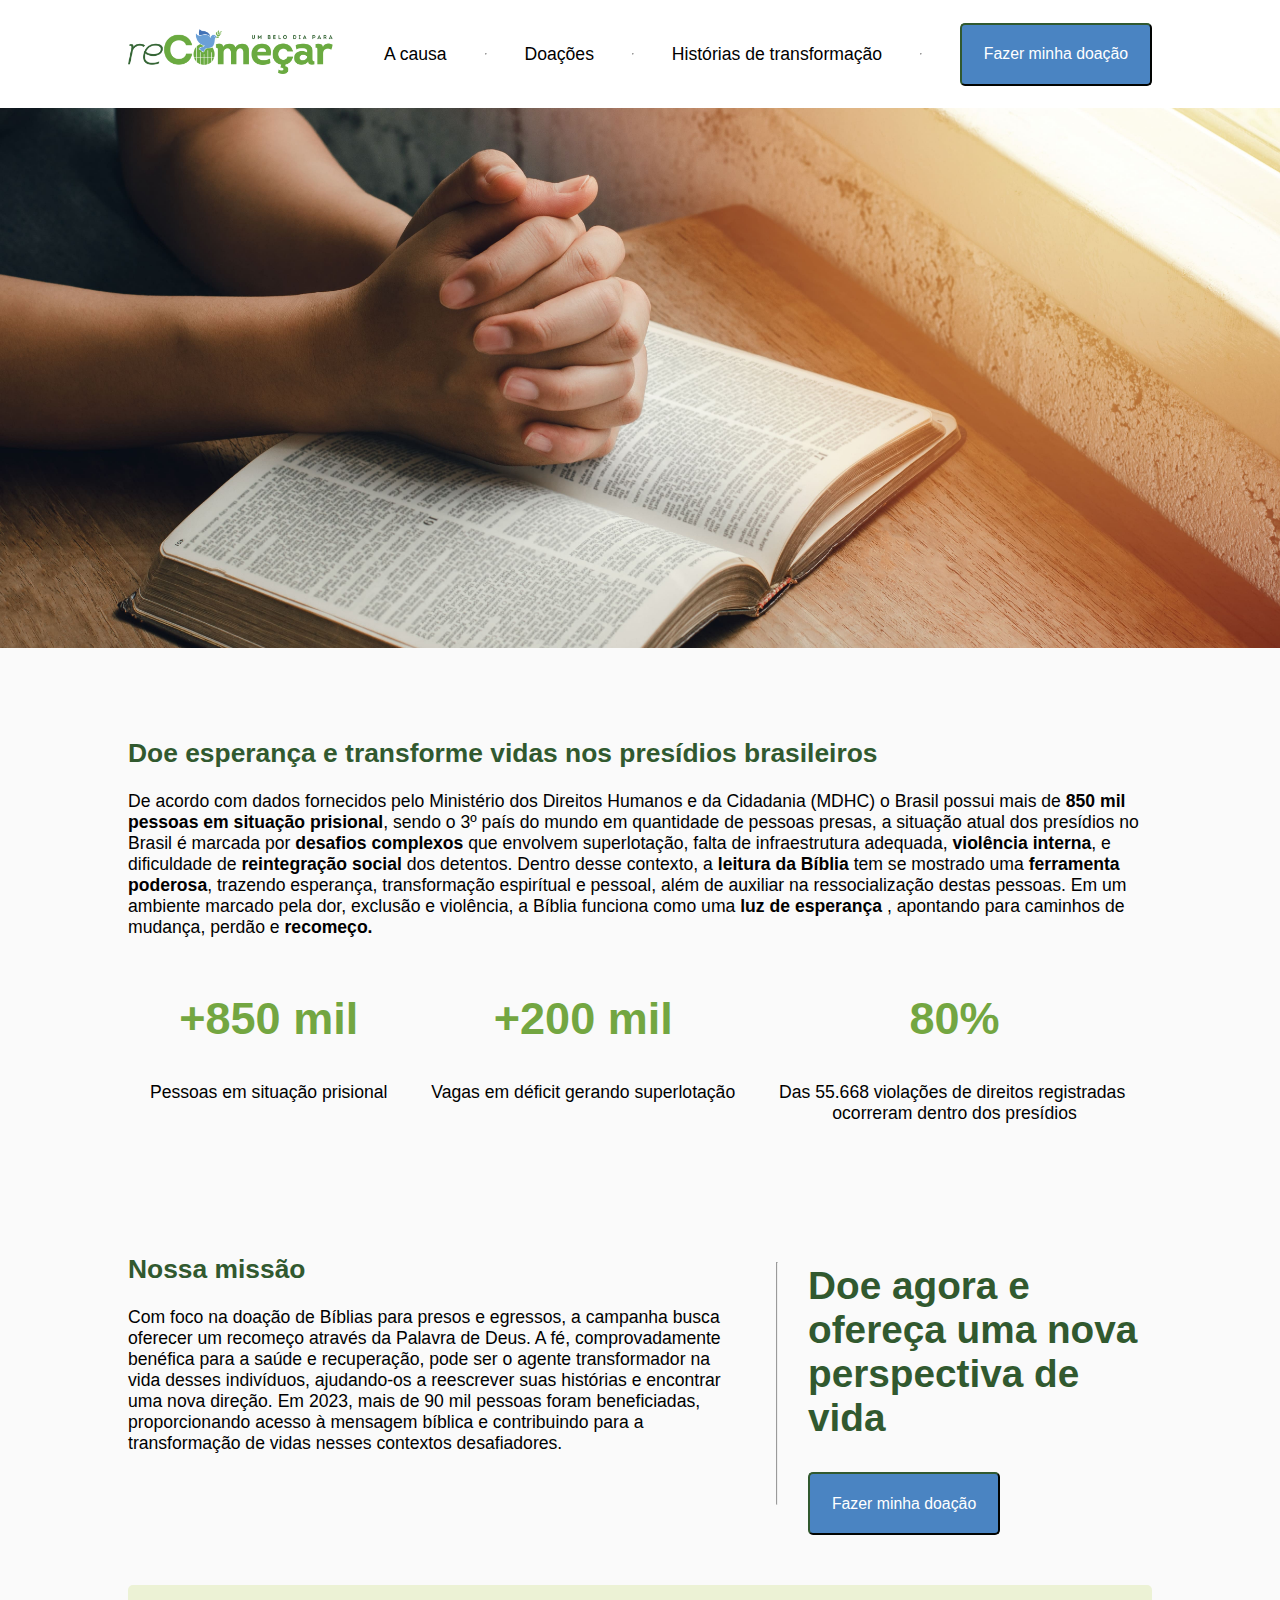
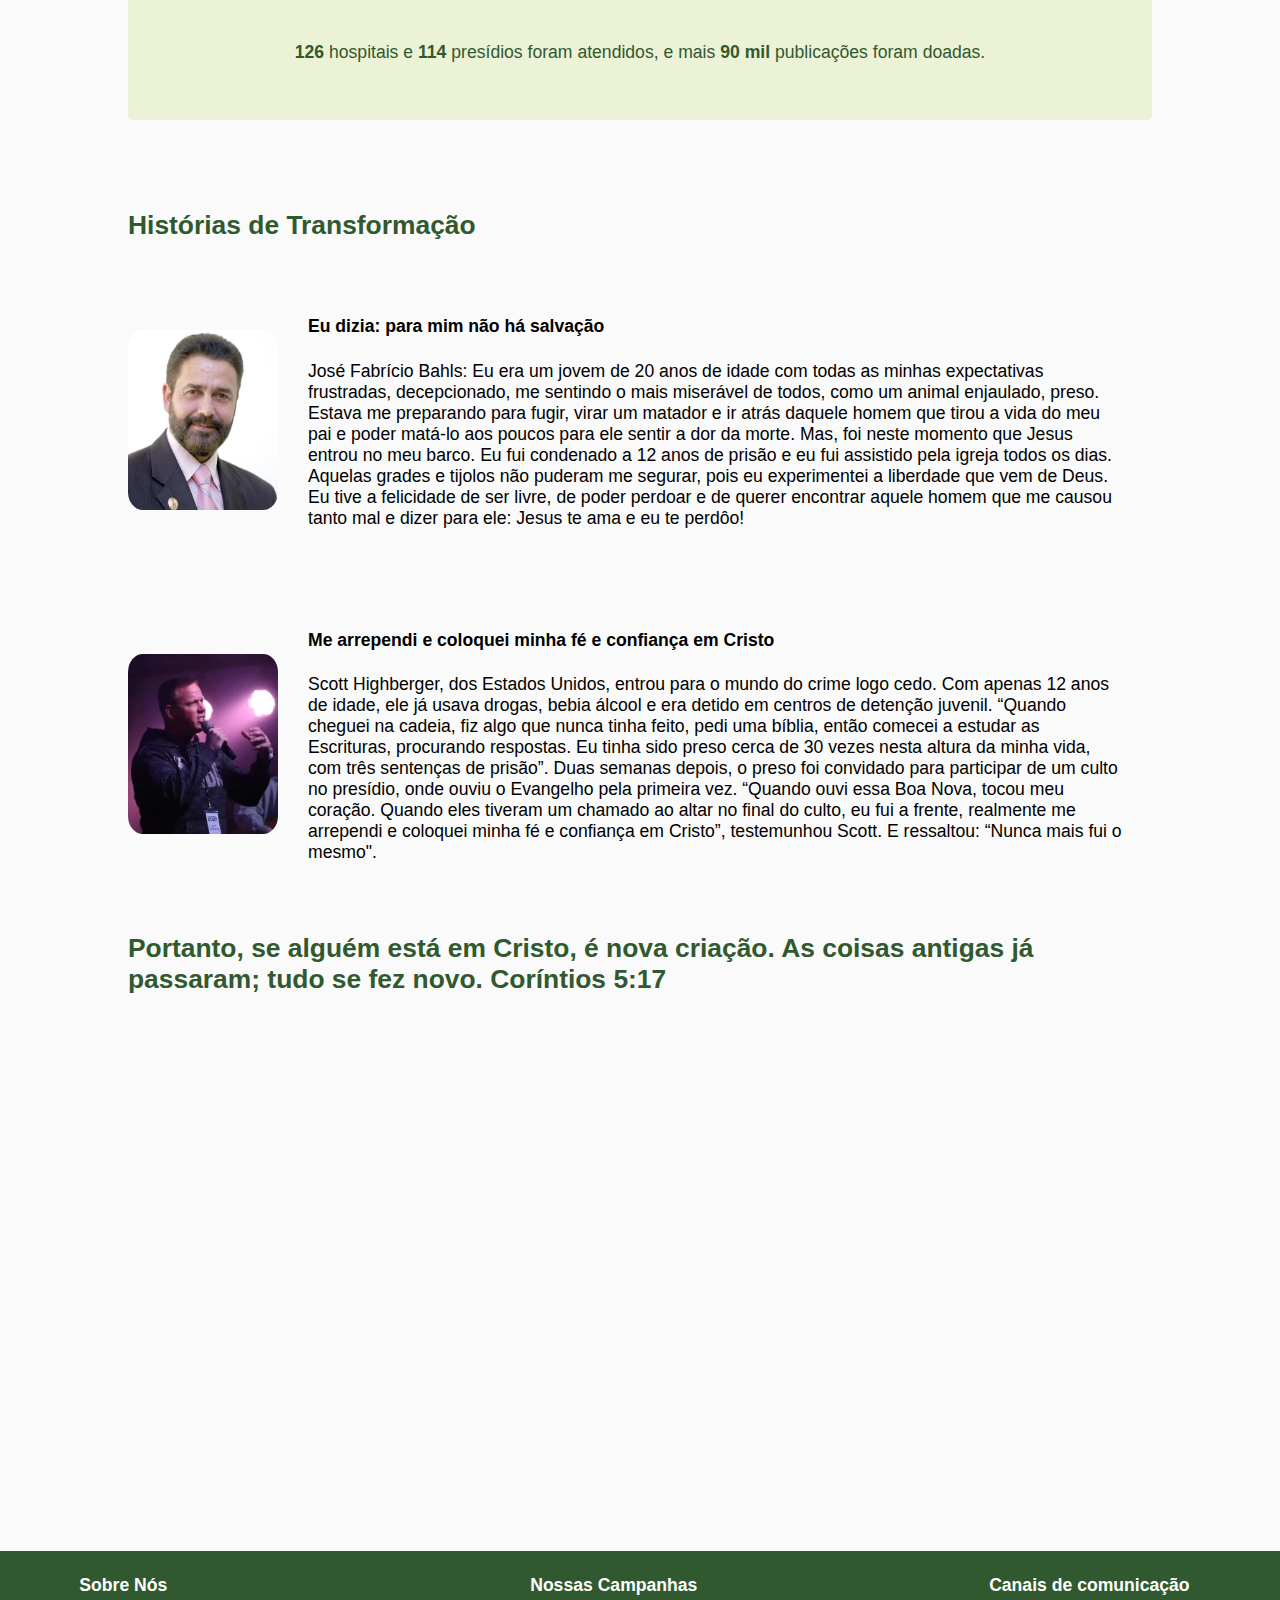
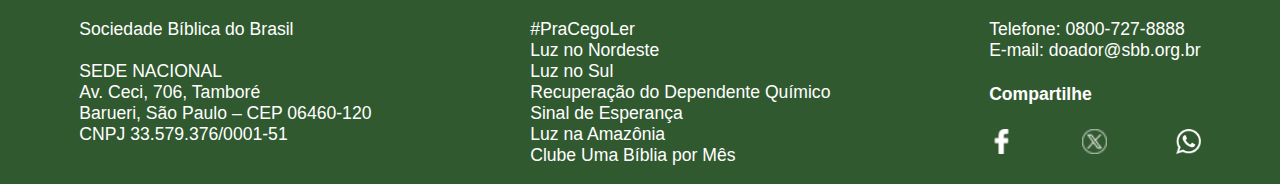
<file: index.html>
<!DOCTYPE html>
<html lang="pt-br">
<head>
    <meta charset="UTF-8">
    <meta name="viewport" content="width=device-width, initial-scale=1.0">
    <title>Um Belo Dia para Recomeçar</title>
    <link rel="stylesheet" href="stylesheet.css">
    <!--Fonte das estatisticas dos presidios brasileiros
    https://www.gov.br/mdh/pt-br/assuntos/noticias/2025/fevereiro/observatorio-nacional-dos-direitos-humanos-disponibiliza-dados-sobre-o-sistema-prisional-brasileiro
    -->
    <!--Fonte testemunho Jose Fabricio
    https://www.metodista.org.br/testemunho-de-vida-liberto-na-prisao
    -->
    <!--Fonte testemunho Scott
    https://guiame.com.br/gospel/testemunhos/preso-30-vezes-homem-e-transformado-por-jesus-e-se-torna-pastor-nunca-mais-fui-o-mesmo.html
    -->
</head>
<body>
    <header>
        <nav>
            <div>
                <a href="">
                <img class="logo" src="img/logo.png" alt="Um Belo Dia para Recomeçar">
                </a>
            </div>
            <ul class="menu">
                <li><a href="#aCausa">A causa</li></a>
                <hr class="divMenu">
                <li><a href="#missao">Doações</li></a>
                <hr class="divMenu">
                <li><a href="#historias">Histórias de transformação</li></a>
                <hr class="divMenu">
                <a href="https://sbb.colabore.org/recomecar/single_step"><button class="btDoar">Fazer minha doação</button></a>
            </ul>
        </nav>
    </header>
    <div id="banner"></div>
    <section>
        <h2 id="aCausa">Doe esperança e transforme vidas nos presídios brasileiros</h2>
        <p>De acordo com dados fornecidos pelo Ministério dos Direitos Humanos e da Cidadania (MDHC) o Brasil possui mais de <b>850 mil pessoas em situação prisional</b>, sendo o 3º país do mundo em quantidade de pessoas presas, a situação atual dos presídios no Brasil é marcada por <b> desafios complexos</b> que envolvem superlotação, falta de infraestrutura adequada, <b>violência interna</b>, e dificuldade de <b> reintegração social</b> dos detentos. Dentro desse contexto, a <b> leitura da Bíblia</b> tem se mostrado uma <b>ferramenta poderosa</b>, trazendo esperança, transformação espirítual e pessoal, além de auxiliar na ressocialização destas pessoas. Em um ambiente marcado pela dor, exclusão e violência, a Bíblia funciona como uma <b>luz de esperança</b> , apontando para caminhos de mudança, perdão e <b> recomeço.</b></p>
        <article class="dados">
            <div>
                <h2 class="estatistica">+850 mil</h2>
                <p>Pessoas em situação prisional</p>
            </div>
            <div>
                <h2 class="estatistica">+200 mil</h2>
                <p>Vagas em déficit gerando superlotação</p>
            </div>
            <div>
                <h2 class="estatistica">80%</h2>
                <p class="quebra">Das 55.668 violações de direitos registradas 
ocorreram dentro dos presídios</p>
            </div>
        </article>
    </section>
    <section>
        <article class="doacao">
            <div>
                <h2 id="missao">Nossa missão</h2>
                <p>Com foco na doação de Bíblias para presos e egressos, a campanha busca oferecer um recomeço através da Palavra de Deus. A fé, comprovadamente benéfica para a saúde e recuperação, pode ser o agente transformador na vida desses indivíduos, ajudando-os a reescrever suas histórias e encontrar uma nova direção. Em 2023, mais de 90 mil pessoas foram beneficiadas, proporcionando acesso à mensagem bíblica e contribuindo para a transformação de vidas nesses contextos desafiadores.</p>
            </div>
            <hr id="divisor">
            <div class="cta">
                <h2 id="doacao" >Doe agora e ofereça uma nova perspectiva de vida</h2>
                <a href="https://sbb.colabore.org/recomecar/single_step"><button class="btDoar">Fazer minha doação</button></a>
            </div>
        </article>
        <div id="infoDestaque">
            <p><b>126</b> hospitais e <b>114</b> presídios foram atendidos, e mais <b>90 mil</b> publicações foram doadas.</p>
        </div>
    </section>
    <section>
        <h2 id="historias" >Histórias de Transformação</h2>
        <article>
            <div class="card">
                <img class="imgcard" src="img/zefabricio.jpg" alt="">
                <div class="textoCard">
                    <h4>Eu dizia: para mim não há salvação</h4>
                    <p>José Fabrício Bahls: Eu era um jovem de 20 anos de idade com todas as minhas expectativas frustradas, decepcionado, me sentindo o mais miserável de todos, como um animal enjaulado, preso. Estava me preparando para fugir, virar um matador e ir atrás daquele homem que tirou a vida do meu pai e poder matá-lo aos poucos para ele sentir a dor da morte. Mas, foi neste momento que Jesus entrou no meu barco. Eu fui condenado a 12 anos de prisão e eu fui assistido pela igreja todos os dias. Aquelas grades e tijolos não puderam me segurar, pois eu experimentei a liberdade que vem de Deus. Eu tive a felicidade de ser livre, de poder perdoar e de querer encontrar aquele homem que me causou tanto mal e dizer para ele: Jesus te ama e eu te perdôo!</p>
                </div>
            </div>
            <div class="card">
                <img class="imgcard" src="img/scott.jpg" alt="">
                <div class="textoCard">
                    <h4>Me arrependi e coloquei minha fé e confiança em Cristo</h4>
                    <p>Scott Highberger, dos Estados Unidos, entrou para o mundo do crime logo cedo. Com apenas 12 anos de idade, ele já usava drogas, bebia álcool e era detido em centros de detenção juvenil. “Quando cheguei na cadeia, fiz algo que nunca tinha feito, pedi uma bíblia, então comecei a estudar as Escrituras, procurando respostas. Eu tinha sido preso cerca de 30 vezes nesta altura da minha vida, com três sentenças de prisão”. Duas semanas depois, o preso foi convidado para participar de um culto no presídio, onde ouviu o Evangelho pela primeira vez. “Quando ouvi essa Boa Nova, tocou meu coração. Quando eles tiveram um chamado ao altar no final do culto, eu fui a frente, realmente me arrependi e coloquei minha fé e confiança em Cristo”, testemunhou Scott. E ressaltou: “Nunca mais fui o mesmo".</p>
                </div>
            </div>
        </article>
        <h2>Portanto, se alguém está em Cristo, é nova criação. As coisas antigas já passaram; tudo se fez novo. Coríntios 5:17</h2>
        <div id="video">
            <iframe width="720" height="405" src="https://www.youtube.com/embed/LHgpTnz_g9M?si=IwxYT8p95i0ZlaH1" title="YouTube video player" frameborder="0" allow="accelerometer; autoplay; clipboard-write; encrypted-media; gyroscope; picture-in-picture; web-share" referrerpolicy="strict-origin-when-cross-origin" allowfullscreen></iframe>
        </div>
    </section>
    <footer>
        <article>
            <h4>Sobre Nós</h4>
            <p class="quebra">Sociedade Bíblica do Brasil

SEDE NACIONAL
Av. Ceci, 706, Tamboré
Barueri, São Paulo – CEP 06460-120
CNPJ 33.579.376/0001-51</p>
        </article>
        <article>
            <h4>Nossas Campanhas</h4>
            <ul>
                <li><a href="https://www.sbb.org.br/doe/pracegoler">#PraCegoLer</a></li>
                <li><a href="https://www.sbb.org.br/doe/luz-no-nordeste">Luz no Nordeste</a></li>
                <li><a href="https://www.sbb.org.br/doe/luz-no-sul">Luz no Sul</a></li>
                <li><a href="https://www.sbb.org.br/doe/recuperacao-do-dependente-quimico">Recuperação do Dependente Químico</a></li>
                <li><a href="https://www.sbb.org.br/doe/campanha-sinal-de-esperanca">Sinal de Esperança</a></li>
                <li><a href="https://www.sbb.org.br/doe/luz-na-amazonia">Luz na Amazônia</a></li>
                <li><a href="https://www.sbb.org.br/doe/clube-uma-biblia-por-mes">Clube Uma Bíblia por Mês</a></li>
            </ul>
        </article>
        <article>
            <h4>Canais de comunicação</h4>
            <ul>
                <li>Telefone: 0800-727-8888</li>
                <li><a href="mailto:doador@sbb.org.br">E-mail: doador@sbb.org.br</a></li>
            </ul>
            <h4>Compartilhe</h4>
            <ul class="redesSociais">
                <li><a href="https://www.facebook.com/sharer/sharer.php?u=https://sbb.colabore.org/recomecar/single_step&hashtag=ajude"><img src="img/facebook-logo.png" alt="Compartilhe no Facebook"></a></li>
                <li><a href="https://x.com/share?url=https://sbb.colabore.org/recomecar/single_step&via=__sbb&text=Fa%C3%A7a%20uma%20doa%C3%A7%C3%A3o%20e%20ajude%20pessoas%20a%20recome%C3%A7ar&lang=pt-BR"><img src="img/twitter-logo3.png" alt="Compartilhe no Twitter"></a></li>
                <li><a href="https://api.whatsapp.com/send/?phone=558007278888&text&type=phone_number&app_absent=0"><img src="img/whatsapp-logo.png" alt="Compartilhe no Whatsap"></a></li>
            </ul>
        </article>
    </footer>
</body>
</html>
</file>
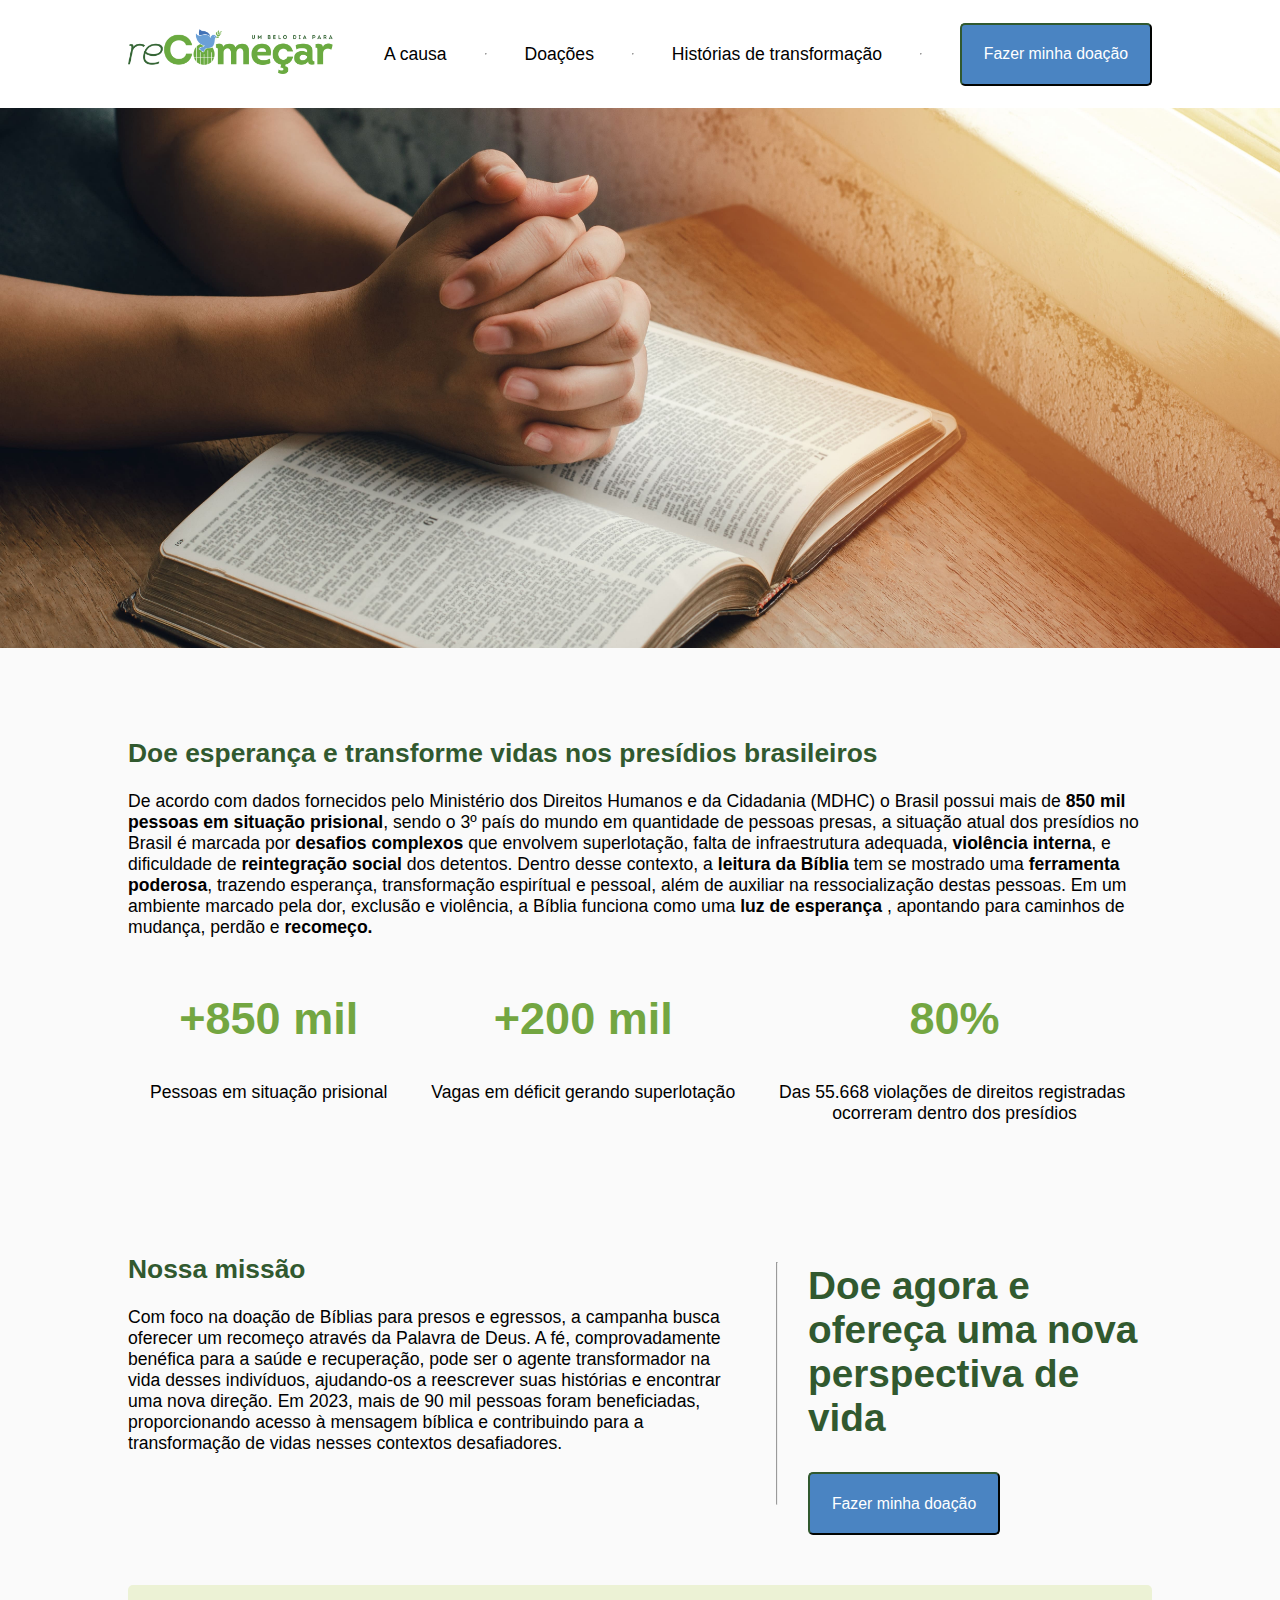
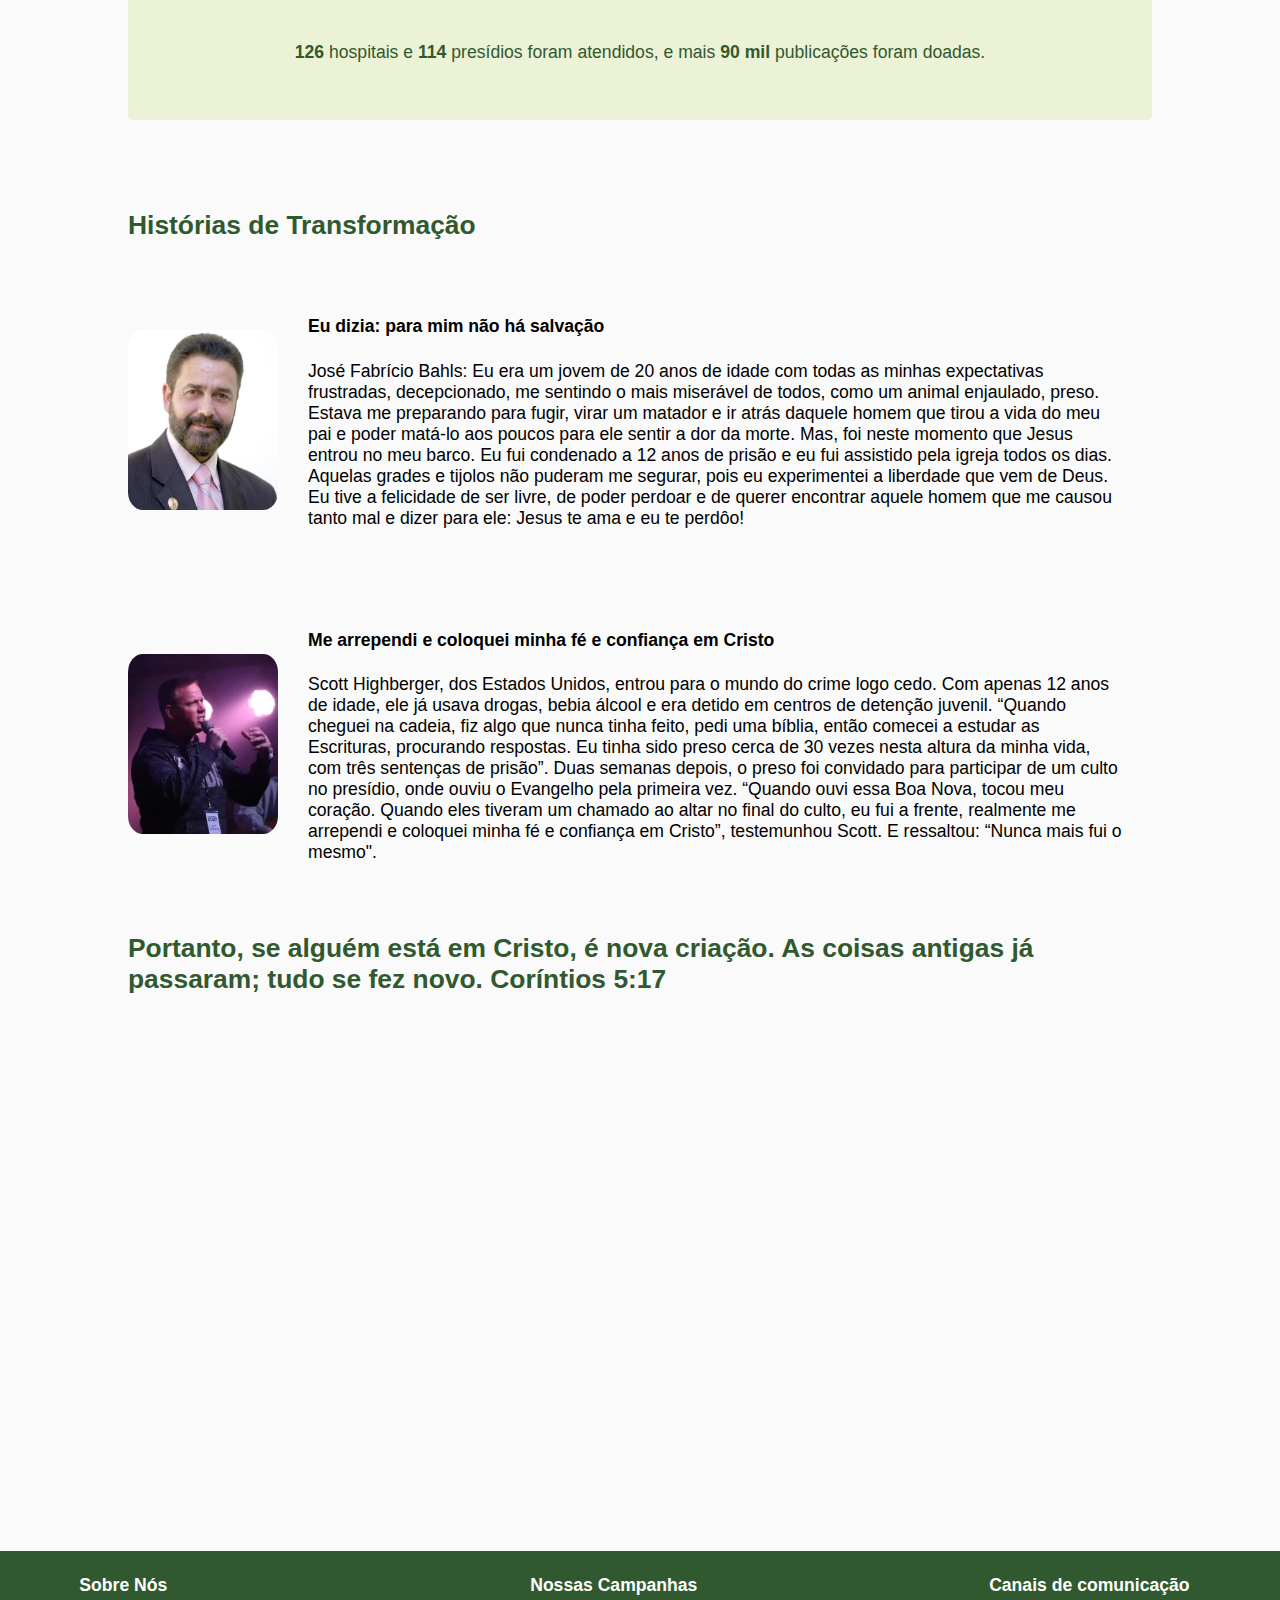
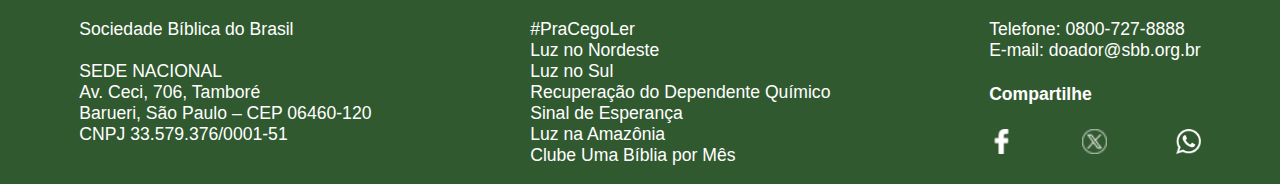
<file: indice.html>
<!DOCTYPE html>
<html lang="pt-br">
<head>
    <meta charset="UTF-8">
    <meta name="viewport" content="width=device-width, initial-scale=1.0">
    <title>Um Belo Dia para Recomeçar</title>
    <link rel="stylesheet" href="stylesheet.css">
    <!--Fonte das estatisticas dos presidios brasileiros
    https://www.gov.br/mdh/pt-br/assuntos/noticias/2025/fevereiro/observatorio-nacional-dos-direitos-humanos-disponibiliza-dados-sobre-o-sistema-prisional-brasileiro
    -->
    <!--Fonte testemunho Jose Fabricio
    https://www.metodista.org.br/testemunho-de-vida-liberto-na-prisao
    -->
    <!--Fonte testemunho Scott
    https://guiame.com.br/gospel/testemunhos/preso-30-vezes-homem-e-transformado-por-jesus-e-se-torna-pastor-nunca-mais-fui-o-mesmo.html
    -->
</head>
<body>
    <header>
        <nav>
            <div>
                <a href="">
                <img class="logo" src="img/logo.png" alt="Um Belo Dia para Recomeçar">
                </a>
            </div>
            <ul class="menu">
                <li><a href="#aCausa">A causa</li></a>
                <hr class="divMenu">
                <li><a href="#missao">Doações</li></a>
                <hr class="divMenu">
                <li><a href="#historias">Histórias de transformação</li></a>
                <hr class="divMenu">
                <a href="https://sbb.colabore.org/recomecar/single_step"><button class="btDoar">Fazer minha doação</button></a>
            </ul>
        </nav>
    </header>
    <div id="banner"></div>
    <section>
        <h2 id="aCausa">Doe esperança e transforme vidas nos presídios brasileiros</h2>
        <p>De acordo com dados fornecidos pelo Ministério dos Direitos Humanos e da Cidadania (MDHC) o Brasil possui mais de <b>850 mil pessoas em situação prisional</b>, sendo o 3º país do mundo em quantidade de pessoas presas, a situação atual dos presídios no Brasil é marcada por <b> desafios complexos</b> que envolvem superlotação, falta de infraestrutura adequada, <b>violência interna</b>, e dificuldade de <b> reintegração social</b> dos detentos. Dentro desse contexto, a <b> leitura da Bíblia</b> tem se mostrado uma <b>ferramenta poderosa</b>, trazendo esperança, transformação espirítual e pessoal, além de auxiliar na ressocialização destas pessoas. Em um ambiente marcado pela dor, exclusão e violência, a Bíblia funciona como uma <b>luz de esperança</b> , apontando para caminhos de mudança, perdão e <b> recomeço.</b></p>
        <article class="dados">
            <div>
                <h2 class="estatistica">+850 mil</h2>
                <p>Pessoas em situação prisional</p>
            </div>
            <div>
                <h2 class="estatistica">+200 mil</h2>
                <p>Vagas em déficit gerando superlotação</p>
            </div>
            <div>
                <h2 class="estatistica">80%</h2>
                <p class="quebra">Das 55.668 violações de direitos registradas 
ocorreram dentro dos presídios</p>
            </div>
        </article>
    </section>
    <section>
        <article class="doacao">
            <div>
                <h2 id="missao">Nossa missão</h2>
                <p>Com foco na doação de Bíblias para presos e egressos, a campanha busca oferecer um recomeço através da Palavra de Deus. A fé, comprovadamente benéfica para a saúde e recuperação, pode ser o agente transformador na vida desses indivíduos, ajudando-os a reescrever suas histórias e encontrar uma nova direção. Em 2023, mais de 90 mil pessoas foram beneficiadas, proporcionando acesso à mensagem bíblica e contribuindo para a transformação de vidas nesses contextos desafiadores.</p>
            </div>
            <hr id="divisor">
            <div class="cta">
                <h2 id="doacao" >Doe agora e ofereça uma nova perspectiva de vida</h2>
                <a href="https://sbb.colabore.org/recomecar/single_step"><button class="btDoar">Fazer minha doação</button></a>
            </div>
        </article>
        <div id="infoDestaque">
            <p><b>126</b> hospitais e <b>114</b> presídios foram atendidos, e mais <b>90 mil</b> publicações foram doadas.</p>
        </div>
    </section>
    <section>
        <h2 id="historias" >Histórias de Transformação</h2>
        <article>
            <div class="card">
                <img class="imgcard" src="img/zefabricio.jpg" alt="">
                <div class="textoCard">
                    <h4>Eu dizia: para mim não há salvação</h4>
                    <p>José Fabrício Bahls: Eu era um jovem de 20 anos de idade com todas as minhas expectativas frustradas, decepcionado, me sentindo o mais miserável de todos, como um animal enjaulado, preso. Estava me preparando para fugir, virar um matador e ir atrás daquele homem que tirou a vida do meu pai e poder matá-lo aos poucos para ele sentir a dor da morte. Mas, foi neste momento que Jesus entrou no meu barco. Eu fui condenado a 12 anos de prisão e eu fui assistido pela igreja todos os dias. Aquelas grades e tijolos não puderam me segurar, pois eu experimentei a liberdade que vem de Deus. Eu tive a felicidade de ser livre, de poder perdoar e de querer encontrar aquele homem que me causou tanto mal e dizer para ele: Jesus te ama e eu te perdôo!</p>
                </div>
            </div>
            <div class="card">
                <img class="imgcard" src="img/scott.jpg" alt="">
                <div class="textoCard">
                    <h4>Me arrependi e coloquei minha fé e confiança em Cristo</h4>
                    <p>Scott Highberger, dos Estados Unidos, entrou para o mundo do crime logo cedo. Com apenas 12 anos de idade, ele já usava drogas, bebia álcool e era detido em centros de detenção juvenil. “Quando cheguei na cadeia, fiz algo que nunca tinha feito, pedi uma bíblia, então comecei a estudar as Escrituras, procurando respostas. Eu tinha sido preso cerca de 30 vezes nesta altura da minha vida, com três sentenças de prisão”. Duas semanas depois, o preso foi convidado para participar de um culto no presídio, onde ouviu o Evangelho pela primeira vez. “Quando ouvi essa Boa Nova, tocou meu coração. Quando eles tiveram um chamado ao altar no final do culto, eu fui a frente, realmente me arrependi e coloquei minha fé e confiança em Cristo”, testemunhou Scott. E ressaltou: “Nunca mais fui o mesmo".</p>
                </div>
            </div>
        </article>
        <h2>Portanto, se alguém está em Cristo, é nova criação. As coisas antigas já passaram; tudo se fez novo. Coríntios 5:17</h2>
        <div id="video">
            <iframe width="720" height="405" src="https://www.youtube.com/embed/LHgpTnz_g9M?si=IwxYT8p95i0ZlaH1" title="YouTube video player" frameborder="0" allow="accelerometer; autoplay; clipboard-write; encrypted-media; gyroscope; picture-in-picture; web-share" referrerpolicy="strict-origin-when-cross-origin" allowfullscreen></iframe>
        </div>
    </section>
    <footer>
        <article>
            <h4>Sobre Nós</h4>
            <p class="quebra">Sociedade Bíblica do Brasil

SEDE NACIONAL
Av. Ceci, 706, Tamboré
Barueri, São Paulo – CEP 06460-120
CNPJ 33.579.376/0001-51</p>
        </article>
        <article>
            <h4>Nossas Campanhas</h4>
            <ul>
                <li><a href="https://www.sbb.org.br/doe/pracegoler">#PraCegoLer</a></li>
                <li><a href="https://www.sbb.org.br/doe/luz-no-nordeste">Luz no Nordeste</a></li>
                <li><a href="https://www.sbb.org.br/doe/luz-no-sul">Luz no Sul</a></li>
                <li><a href="https://www.sbb.org.br/doe/recuperacao-do-dependente-quimico">Recuperação do Dependente Químico</a></li>
                <li><a href="https://www.sbb.org.br/doe/campanha-sinal-de-esperanca">Sinal de Esperança</a></li>
                <li><a href="https://www.sbb.org.br/doe/luz-na-amazonia">Luz na Amazônia</a></li>
                <li><a href="https://www.sbb.org.br/doe/clube-uma-biblia-por-mes">Clube Uma Bíblia por Mês</a></li>
            </ul>
        </article>
        <article>
            <h4>Canais de comunicação</h4>
            <ul>
                <li>Telefone: 0800-727-8888</li>
                <li><a href="mailto:doador@sbb.org.br">E-mail: doador@sbb.org.br</a></li>
            </ul>
            <h4>Compartilhe</h4>
            <ul class="redesSociais">
                <li><a href="https://www.facebook.com/sharer/sharer.php?u=https://sbb.colabore.org/recomecar/single_step&hashtag=ajude"><img src="img/facebook-logo.png" alt="Compartilhe no Facebook"></a></li>
                <li><a href="https://x.com/share?url=https://sbb.colabore.org/recomecar/single_step&via=__sbb&text=Fa%C3%A7a%20uma%20doa%C3%A7%C3%A3o%20e%20ajude%20pessoas%20a%20recome%C3%A7ar&lang=pt-BR"><img src="img/twitter-logo3.png" alt="Compartilhe no Twitter"></a></li>
                <li><a href="https://api.whatsapp.com/send/?phone=558007278888&text&type=phone_number&app_absent=0"><img src="img/whatsapp-logo.png" alt="Compartilhe no Whatsap"></a></li>
            </ul>
        </article>
    </footer>
</body>
</html>
</file>
<file: stylesheet.css>
body {
    font-size: 1.1em;
    font-family: 'Segoe UI', Tahoma, Geneva, Verdana, sans-serif;
    margin: 0;
    padding: 0;
    border: 0;
    box-sizing: border-box;
    text-decoration: none;
    justify-items: center;
    background-color: #fafafa;
}

header {
    width: 100%;
    height: 12vh;
    justify-items: center;
    align-content: center;
    background-color: white;
}

nav {
    width: 80%;
    display: flex;
    justify-content: space-between;
    align-items: center;
}

.logo {
    width: 16vw;
}

.menu a {
    text-decoration: none;
    color: black;
}

.menu {
    width: 50%;
    display: flex;
    justify-content: space-around;
    align-items: center;
}

ul {
    padding: 0;
    list-style: none;
}

.menu li {
    transition: 0.2s;
}

.menu li:hover {
    font-weight: bold;
    transition: 0.2s;
}

#banner {
    background-image: url(img/banner.jpeg);
    background-size: cover;
    background-position: center;
    width: 100%;
    height: 60vh;
}

section {
    margin-top: 10vh;
    width: 80%;
}

.dados {
    display: flex;
    justify-content: space-around;
    text-align: center;
}

.estatistica {
    font-size: 45px;
    color: #73A641;
}

h2 {
    color: #31592F;
}

.quebra {
    white-space: pre-wrap;
}

.doacao {
    display: flex;
}

#doacao {
    font-size: 2.2em;
}

.cta {
    width: 170vw;
}

#divisor {
    margin: 30px;
}

#infoDestaque{
    background-color: #ECF2D5;
    border-radius: 5px;
    color: #31592F;
    height: 15vh;
    text-align: center;
    align-content: center;
    margin-top: 50px;
}

.btDoar {
    font-weight: 530;
    font-size: 0.9em;
    color: white;
    width: 15vw;
    height: 7vh;
    background-color: #4a84c2;
    border-radius: 5px;
    border-color: #31592F;
    cursor: pointer;
}

.btDoar:hover {
    box-shadow: 1px 1px 5px #31592F;
    background-color: #3b79bb;
    transform: translateY(-1px);
}

.card{
    display: flex;
    align-items: center;
}

.imgcard {
    width: 150px;
    height: 180px;
    border-radius: 10%;
}

.textoCard {
    padding: 30px;
}

#video{
    margin-top: 6%;
    display: flex;
    flex-direction: column;
    align-items: center;
}

iframe {
    border-radius: 5px;
    width: 90%;
}

footer {
    margin-top: 10vh;
    width: 100%;
    height: 20%;
    background-color: #31592F;
    display: flex;
    justify-content: space-around;
    color: white;
}

footer article {
    text-align: left;
}

footer a {
    text-decoration: none;
    color: white;
}

.redesSociais {
    display: flex;
    justify-content: space-between;
}

.redesSociais img {
    width: 25px;
}

@media  (max-width: 768px) {
    
    body {
        display: flex;
        flex-direction: column;
        justify-content: center;
        align-items: center;
        text-align: left;
    }

    header{
        display: flex;
        flex-direction: column;
        justify-content: center;
        align-items: center;
        height: fit-content;
    }

    nav {
        width: 100%;
        flex-direction: column;
    }

    .logo {
        margin-top: 10px;
        width: 30vh;
    }

    .menu {
        width: 150%;
        flex-direction: column;
        background-color: white;
    }

    section {
        width: 90%;
    }  

    #divisor {
        display: none;
    }

    .btDoar {
    width: 45vw;
    height: 7vh;
    }

    .cta {
        display: flex;
        flex-direction: column;
        justify-content: center;
        align-items: center;
        width: 90vw;
    }

    .doacao {
        align-items: center;
        flex-direction: column;
    }

    #doacao {
        font-size: 2em;
    }

    .dados, .card, footer {
        flex-direction: column;
    }

    .textoCard {
        padding: 0px;
    }

    footer article {
        text-align: center;
        display: flex;
        flex-direction: column;
    }

    .redesSociais {
        width: 100%;
        justify-content: space-around;
    }
}

@media  (max-width: 1200px) {

    nav {
        width: 90%;
    }

    .menu {
        width: 75%;
        justify-content: center;
    }

    section {
        width: 90%;
    }

    .textoCard {
        padding: 10px;
    }
}

@media  (max-width: 1780px) {
    .menu {
        width: 75%;
        justify-content: center;
    }
}
</file>
